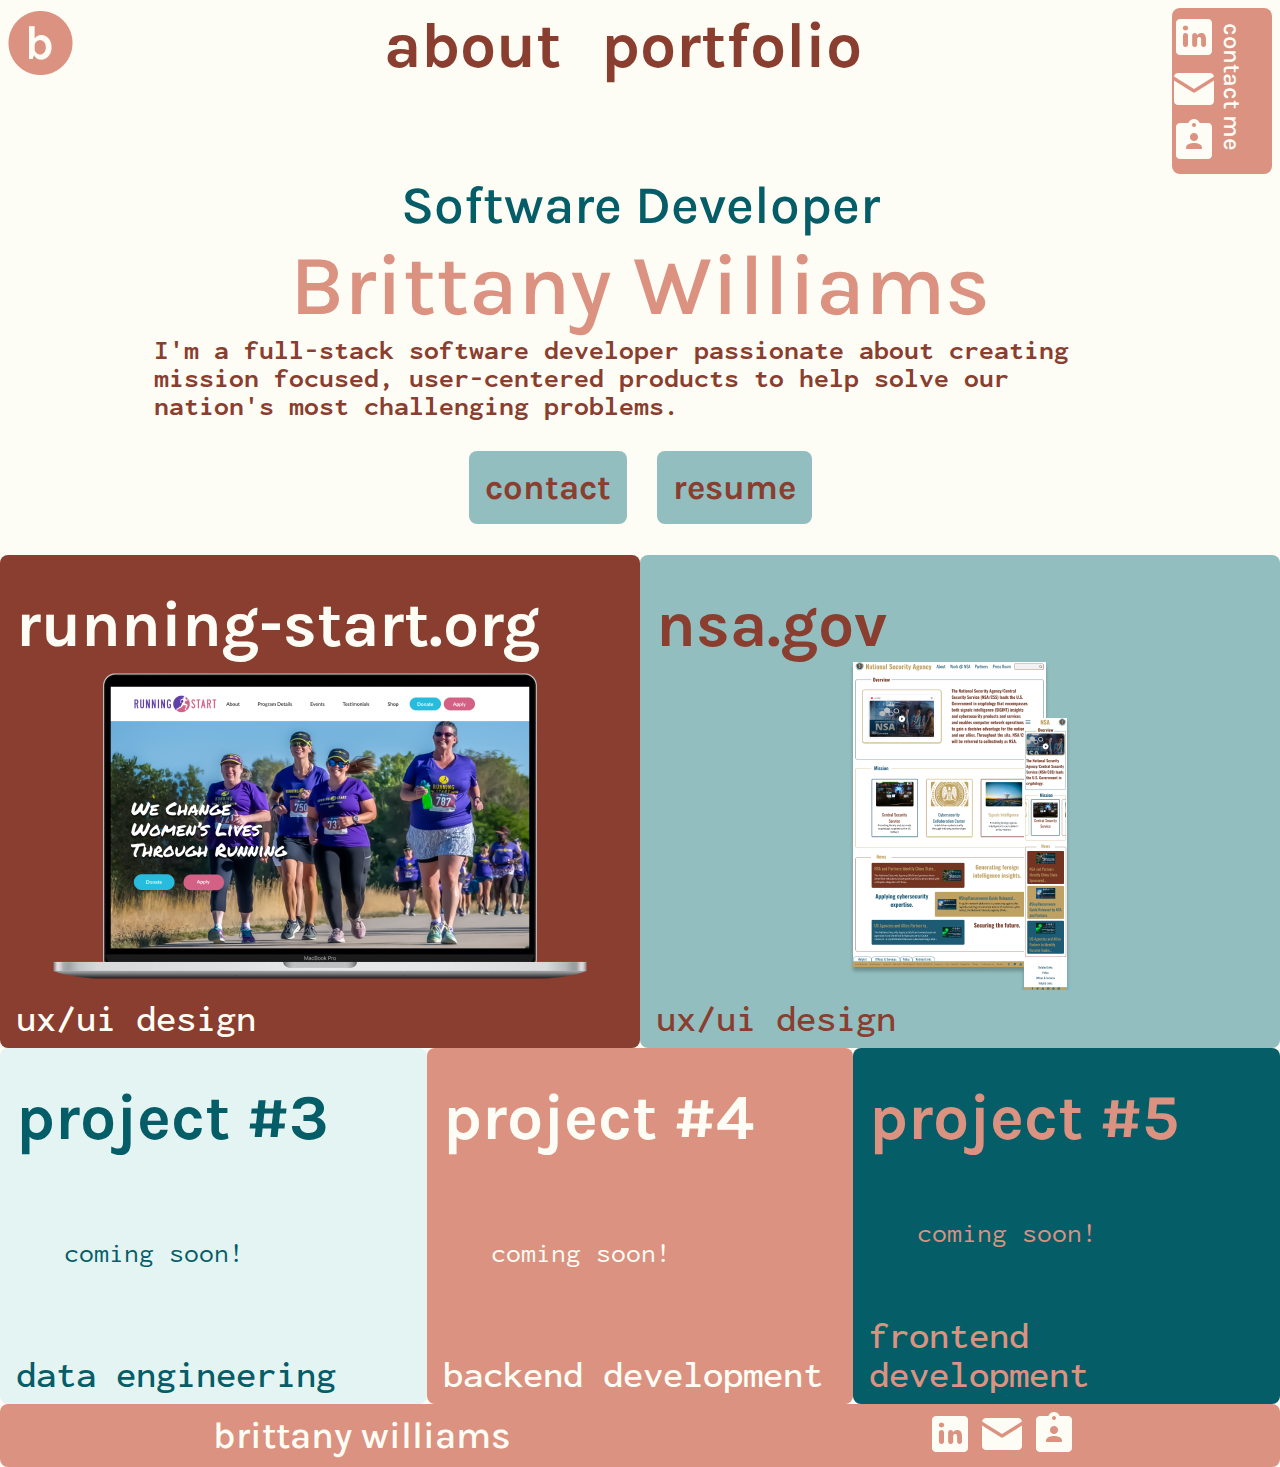
<file: index.html>
<!DOCTYPE HTML>

<head>
  <title>Brittany Williams</title>
  <link rel="icon" type="image/png" href="images/logo.png">
  <link rel="stylesheet" type="text/css" href="css/style.css">
  <link rel="stylesheet" href="https://fonts.googleapis.com/css?family=Karla">
  <link rel="stylesheet" href="https://fonts.googleapis.com/css?family=Inconsolata">
  <meta name="viewport" content="width=device-width, initial-scale=1, minimum-scale=1" />


</head>

<body class="eggshell">
  <nav>
    <a href="#"><img class="logo" src="images/logo.png" /></a>
    <div id="menu">
      <h3 class="menuItem"><a class="brickText" href="about.html">about</a></h3>
      <h3 class="menuItem"><a class="brickText" href="#">portfolio</a></h3>
    </div>
    <div id="socials" class="salmon">
      <div class="column">
        <a href="https://www.linkedin.com/in/brittany-opal-williams/" target="_blank" rel="noopener noreferrer"><img
            src="images/LinkedIn.png" /></a>
        <a href="mailto:brittany.o.williams@gmail.com"><img src="images/Email.png" /></a>
        <a href="https://docs.google.com/document/d/1N_gZZdpuDyimr1k2vZnnKo65q3rNtXK2901FrRV--wQ/edit?usp=sharing"
          target="_blank" rel="noopener noreferrer"><img src="images/CV.png" /></a>
      </div>
      <div id="contact">
        <h6 class="contactMe">contact me</h6>
      </div>
    </div>
  </nav>

  <section id="intro">
    <h4 class="tealText">Software Developer</h4>
    <h2 class="salmonText">Brittany Williams</h2>
    <div id="summary">
        <h3 class="brickText body">I'm a full-stack software developer passionate about creating mission focused, user-centered products to help solve our nation's most challenging problems.</h3>
    </div>
    <div id="buttons">
      <a id="contactButton" class="lightteal brickText buttonLabel" href="mailto:brittany.o.williams@gmail.com">contact</a>
      <a id="resume" class="brickText buttonLabel lightteal" href="https://docs.google.com/document/d/1N_gZZdpuDyimr1k2vZnnKo65q3rNtXK2901FrRV--wQ/edit?usp=sharing" target="_blank" rel="noopener noreferrer">resume</a>
    </div>
  </section>

  <section id="ux_projects">
    <div id="running-start" class="brick">
      <h3 class="eggshellText">running-start.org</h3>
      <div><a href="case_studies/running-start.html"><img src="images/Homepage mockup 1.png"/></a></div>
      <h4 class="sub eggshellText">ux/ui design</h4>
    </div>

    <div id="nsa" class="lightteal">
      <h3 class="brickText">nsa.gov</h3>
      <div><img src="images/Group 1.png"/></div>
      <h4 class="sub brickText">ux/ui design</h4>
    </div>

  </section>

  <section id="dev_projects">
    <div id="p3" class="greyblue tealText">
      <h3>project #3</h3>
      <p class="body">coming soon!</p>
      <h4 class="sub">data engineering</h4>
    </div>
    <div id="p4" class="salmon eggshellText">
      <h3>project #4</h3>
      <p class="body">coming soon!</p>
      <h4 class="sub">backend development</h4>
    </div>
    <div id="p5" class="teal salmonText">
      <h3>project #5</h3>
      <p class="body">coming soon!</p>
      <h4 class="sub">frontend development</h4>
    </div>

  </section>

  <footer class="salmon">
    <h6 class="eggshellText">brittany williams</h6>
    <div>
      <a href="https://www.linkedin.com/in/brittany-opal-williams/" target="_blank" rel="noopener noreferrer"><img
          src="images/LinkedIn.png" /></a>
      <a href="mailto:brittany.o.williams@gmail.com"><img src="images/Email.png" /></a>
      <a href="https://docs.google.com/document/d/1N_gZZdpuDyimr1k2vZnnKo65q3rNtXK2901FrRV--wQ/edit?usp=sharing"
        target="_blank" rel="noopener noreferrer"><img src="images/CV.png" /></a>
    </div>
  </footer>
</body>

</html>
</file>
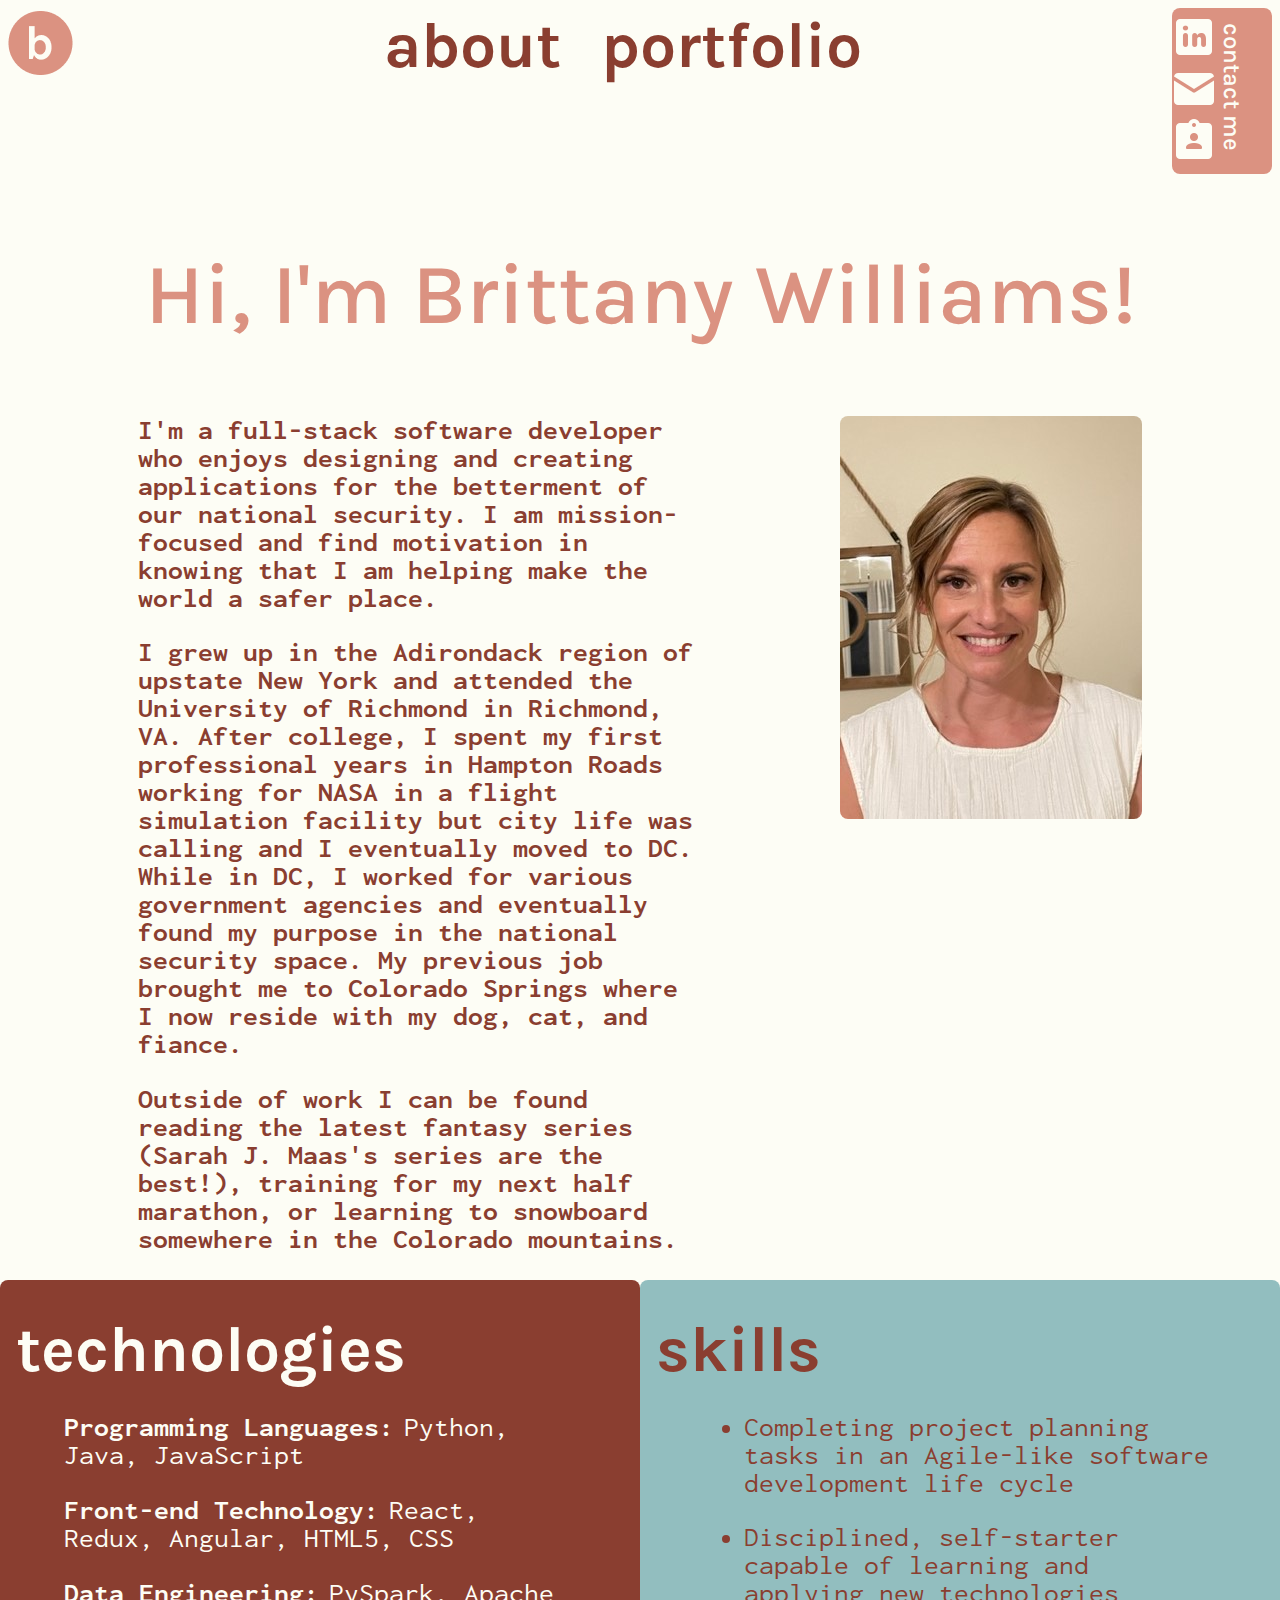
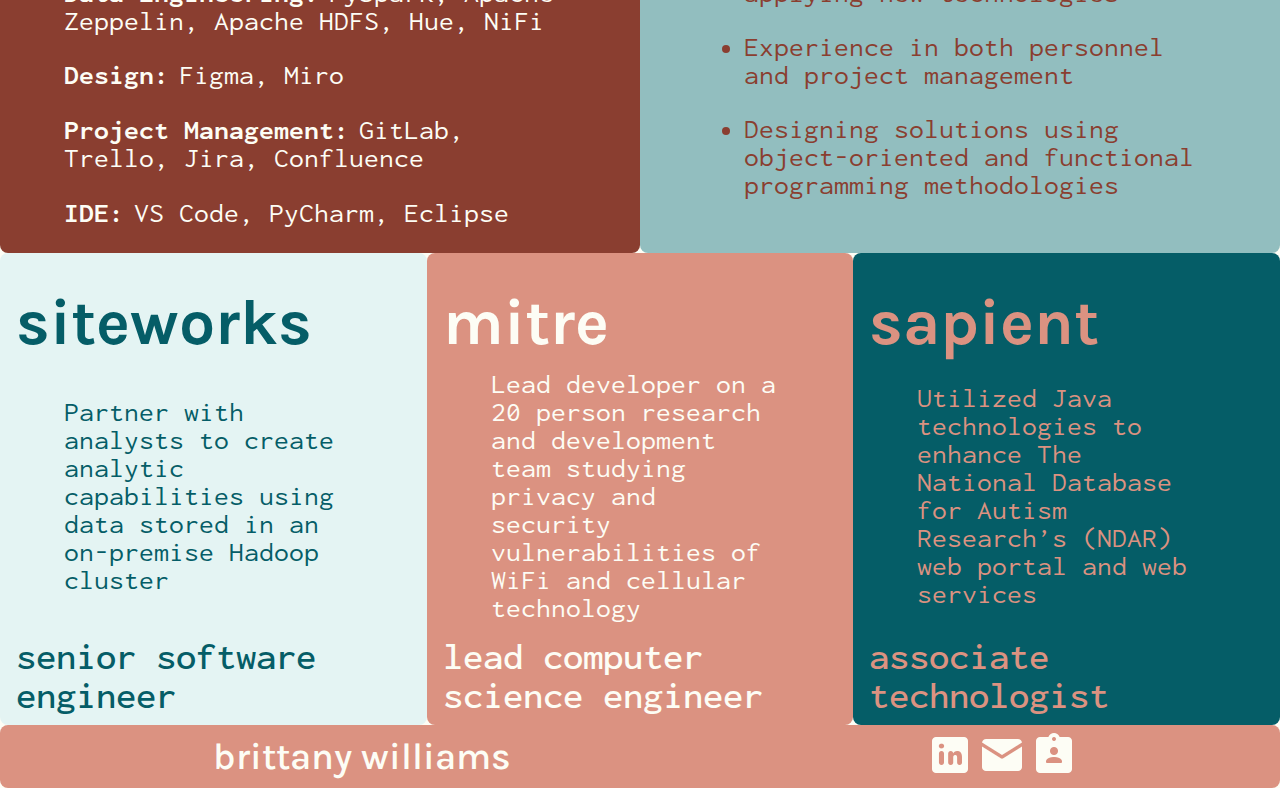
<file: about.html>
<!DOCTYPE HTML>

<head>
  <title>Brittany Williams</title>
  <link rel="icon" type="image/png" href="images/logo.png">
  <link rel="stylesheet" type="text/css" href="css/style.css">
  <link rel="stylesheet" href="https://fonts.googleapis.com/css?family=Karla">
  <link rel="stylesheet" href="https://fonts.googleapis.com/css?family=Inconsolata">
  <meta name="viewport" content="width=device-width, initial-scale=1, minimum-scale=1" />

</head>

<body class="eggshell">
  <nav>
    <a href="index.html"><img class="logo" src="images/logo.png" /></a>
    <div id="menu">
      <h3 class="menuItem"><a class="brickText" href="#">about</a></h3>
      <h3 class="menuItem"><a class="brickText" href="#">portfolio</a></h3>
    </div>
    <div id="socials" class="salmon">
      <div class="column">
        <a href="https://www.linkedin.com/in/brittany-opal-williams/" target="_blank" rel="noopener noreferrer"><img
            src="images/LinkedIn.png" /></a>
        <a href="mailto:brittany.o.williams@gmail.com"><img src="images/Email.png" /></a>
        <a href="https://docs.google.com/document/d/1N_gZZdpuDyimr1k2vZnnKo65q3rNtXK2901FrRV--wQ/edit?usp=sharing"
          target="_blank" rel="noopener noreferrer"><img src="images/CV.png" /></a>
      </div>
      <div id="contact">
        <h6 class="contactMe">contact me</h6>
      </div>
    </div>
  </nav>

  <section id="bio">
    <h2 class="salmonText">Hi, I'm Brittany Williams!</h2>
    <div id="aboutme">
      <div>
        <h3 class="brickText body">I'm a full-stack software developer who enjoys designing and creating applications for
          the betterment of our national security. I am mission-focused and find motivation in knowing that I am helping
          make the world a safer place.</h3>
        <h3 class="brickText body">I grew up in the Adirondack region of upstate New York and attended the University of
          Richmond in Richmond, VA. After college, I spent my first professional years in Hampton Roads working for NASA in a flight simulation facility but city life was calling and I eventually moved to DC. While in DC, I worked for various government agencies and eventually found my
          purpose in the national security space. My previous job brought me to Colorado Springs where I now reside with
          my dog, cat, and fiance.</h3>
        <h3 class="brickText body">Outside of work I can be found reading the latest fantasy series (Sarah J. Maas's
          series are the best!),
          training for my next half marathon, or learning to snowboard somewhere in the Colorado mountains.</h3>
      </div>
      <img id="photo" src="images/photo.jpg" />
    </div>
  </section>

  <section id="skills">
    <div id="tech" class="brick">
      <h3 class="eggshellText">technologies</h3>
      <div>
        <p class="body eggshellText"><span class="label">Programming Languages:</span>Python, Java, JavaScript</p>
        <p class="body eggshellText"><span class="label">Front-end Technology:</span>React, Redux, Angular, HTML5, CSS</p>
        <p class="body eggshellText"><span class="label">Data Engineering:</span>PySpark, Apache Zeppelin, Apache HDFS, Hue, NiFi</p>
        <p class="body eggshellText"><span class="label">Design:</span>Figma, Miro</p>
        <p class="body eggshellText"><span class="label">Project Management:</span>GitLab, Trello, Jira, Confluence</p>
        <p class="body eggshellText"><span class="label">IDE:</span>VS Code, PyCharm, Eclipse</p>
      </div>
    </div>

    <div id="softskills" class="lightteal">
      <h3 class="brickText">skills</h3>
      <ul>
        <li class="body brickText">Completing project planning tasks in an Agile-like software development life cycle
        </li>
        <li class="body brickText">Disciplined, self-starter capable of learning and applying new technologies</li>
        <li class="body brickText">Experience in both personnel and project management</li>
        <li class="body brickText">Designing solutions using object-oriented and functional programming methodologies
        </li>
      </ul>
    </div>

  </section>

  <section id="jobs">
    <div id="siteworks" class="greyblue tealText">
      <h3>siteworks</h3>
      <p class="body">Partner with analysts to create analytic capabilities using data stored in an on-premise Hadoop
        cluster</p>
      <h4 class="sub">senior software engineer</h4>
    </div>
    <div id="mitre" class="salmon eggshellText">
      <h3>mitre</h3>
      <p class="body">Lead developer on a 20 person research and development team studying privacy and security
        vulnerabilities of
        WiFi and cellular technology</p>
      <h4 class="sub">lead computer science engineer</h4>
    </div>
    <div id="sapient" class="teal salmonText">
      <h3>sapient</h3>
      <p class="body">Utilized Java technologies to enhance The National Database for Autism Research’s (NDAR) web
        portal and web
        services</p>
      <h4 class="sub">associate technologist</h4>
    </div>

  </section>

  <footer class="salmon">
    <h6 class="eggshellText">brittany williams</h6>
    <div>
      <a href="https://www.linkedin.com/in/brittany-opal-williams/" target="_blank" rel="noopener noreferrer"><img
          src="images/LinkedIn.png" /></a>
      <a href="mailto:brittany.o.williams@gmail.com"><img src="images/Email.png" /></a>
      <a href="https://docs.google.com/document/d/1N_gZZdpuDyimr1k2vZnnKo65q3rNtXK2901FrRV--wQ/edit?usp=sharing"
        target="_blank" rel="noopener noreferrer"><img src="images/CV.png" /></a>
    </div>
  </footer>
</body>

</html>
</file>
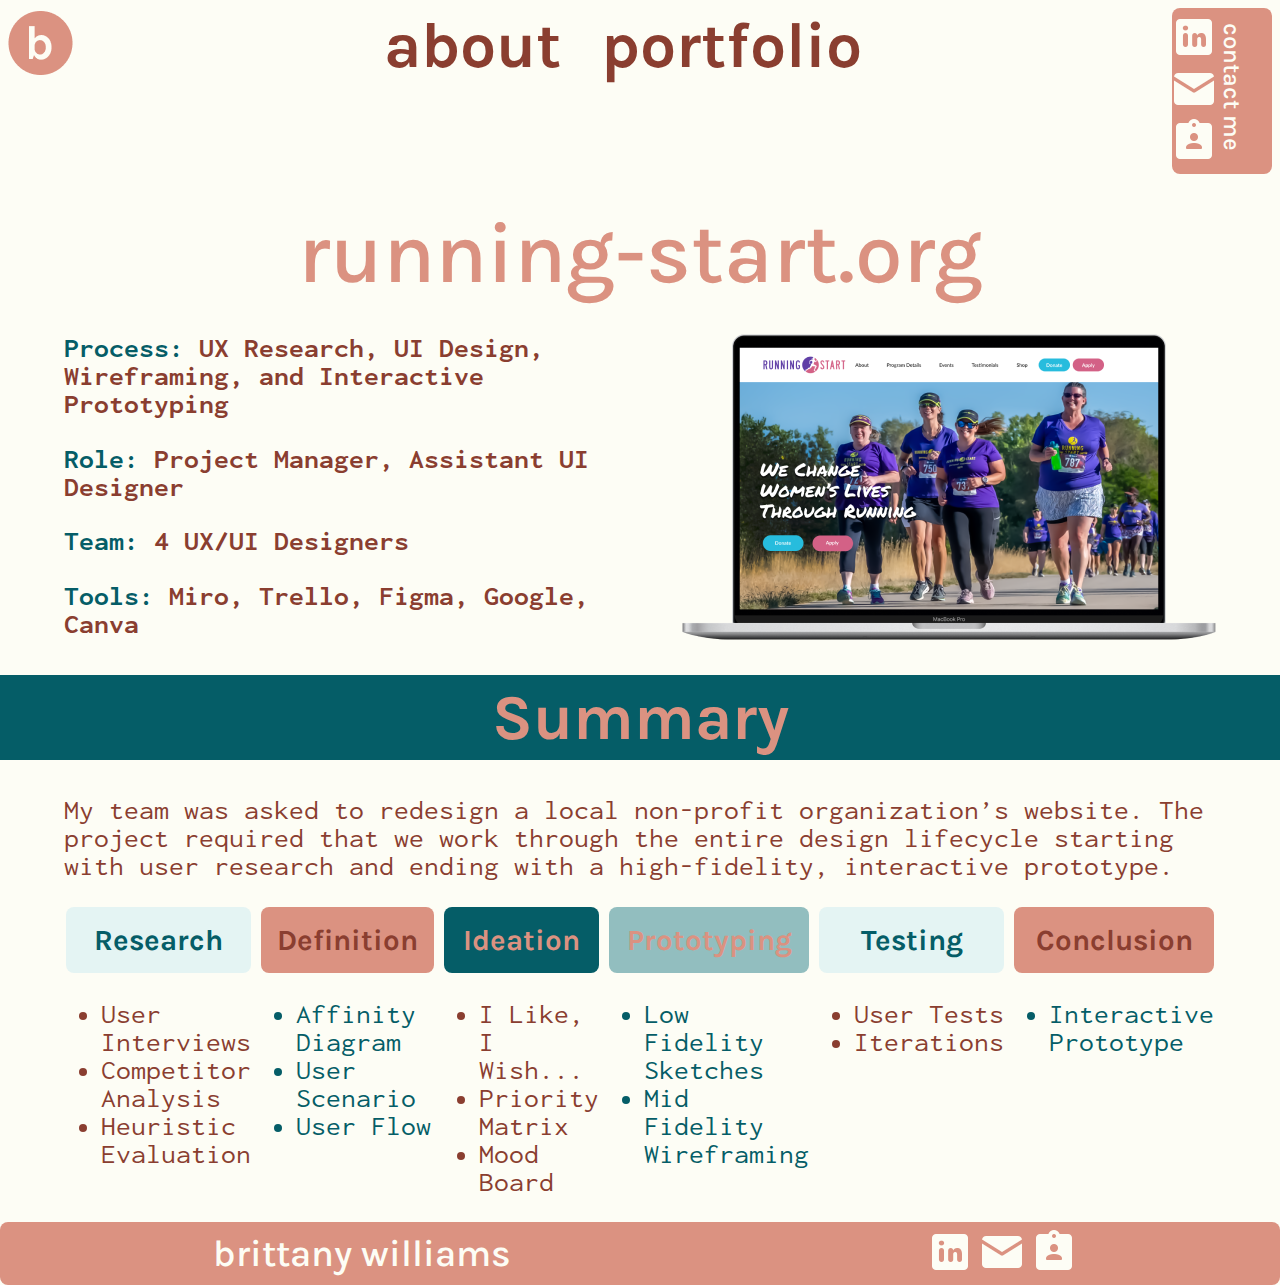
<file: case_studies/running-start.html>
<!DOCTYPE HTML>

<head>
  <title>Brittany Williams</title>
  <link rel="icon" type="image/png" href="images/logo.png">
  <link rel="stylesheet" type="text/css" href="../css/style.css">
  <link rel="stylesheet" href="https://fonts.googleapis.com/css?family=Karla">
  <link rel="stylesheet" href="https://fonts.googleapis.com/css?family=Inconsolata">
  <meta name="viewport" content="width=device-width, initial-scale=1, minimum-scale=1" />


</head>

<body class="eggshell">
  <nav>
    <a href="../index.html"><img class="logo" src="../images/logo.png" /></a>
    <div id="menu">
      <h3 class="menuItem"><a class="brickText" href="../about.html">about</a></h3>
      <h3 class="menuItem"><a class="brickText" href="#">portfolio</a></h3>
    </div>
    <div id="socials" class="salmon">
      <div class="column">
        <a href="https://www.linkedin.com/in/brittany-opal-williams/" target="_blank" rel="noopener noreferrer"><img
            src="../images/LinkedIn.png" /></a>
        <a href="mailto:brittany.o.williams@gmail.com"><img src="../images/Email.png" /></a>
        <a href="https://docs.google.com/document/d/1N_gZZdpuDyimr1k2vZnnKo65q3rNtXK2901FrRV--wQ/edit?usp=sharing"
          target="_blank" rel="noopener noreferrer"><img src="../images/CV.png" /></a>
      </div>
      <div id="contact">
        <h6 class="contactMe">contact me</h6>
      </div>
    </div>
  </nav>

  <section class="cs-section">
    <h2 class="salmonText">running-start.org</h2>
    <div class="description">
      <div>
        <h3 class="brickText body"><span class="tealText">Process: </span> UX Research, UI Design, Wireframing, and Interactive Prototyping</h3>
        <h3 class="brickText body"><span class="tealText">Role: </span> Project Manager, Assistant UI Designer</h3>
        <h3 class="brickText body"><span class="tealText">Team: </span> 4 UX/UI Designers</h3>
        <h3 class="brickText body"><span class="tealText">Tools: </span> Miro, Trello, Figma, Google, Canva</h3>
      </div>
      <img class="cs-intro-photo" src="../images/Homepage mockup 1.png" />
    </div>
  </section>
  <h3 class="teal salmonText divider">Summary</h3>
  <section class="cs-section">
    <p class="body brickText">My team was asked to redesign a local non-profit organization’s website.  The project required that we work through the entire design lifecycle starting with user research and ending with a high-fidelity, interactive prototype.</p>
    <div class="summary">
        <div>
            <h6 class="greyblue tealText">Research</h6>
            <ul class="body brickText">
                <li>User Interviews</li>
                <li>Competitor Analysis</li>
                <li>Heuristic Evaluation</li>
            </ul>
        </div>
        <div>
            <h6 class="salmon brickText">Definition</h6>
            <ul class="body tealText">
                <li>Affinity Diagram</li>
                <li>User Scenario</li>
                <li>User Flow</li>
            </ul>
        </div>
        <div>
            <h6 class="teal salmonText">Ideation</h6>
            <ul class="body brickText">
                <li>I Like, I Wish...</li>
                <li>Priority Matrix</li>
                <li>Mood Board</li>
            </ul>
        </div>
        <div>
            <h6 class="lightteal salmonText">Prototyping</h6>
            <ul class="body tealText">
                <li>Low Fidelity Sketches</li>
                <li>Mid Fidelity Wireframing</li>
            </ul>
        </div>
        <div>
            <h6 class="greyblue tealText">Testing</h6>
            <ul class="body brickText">
                <li>User Tests</li>
                <li>Iterations</li>
            </ul>
        </div>
        <div>
            <h6 class="salmon brickText">Conclusion</h6>
            <ul class="body tealText">
                <li>Interactive Prototype</li>
            </ul>
        </div>
    </div>
</section>

  <footer class="salmon">
    <h6 class="eggshellText">brittany williams</h6>
    <div>
      <a href="https://www.linkedin.com/in/brittany-opal-williams/" target="_blank" rel="noopener noreferrer"><img
          src="../images/LinkedIn.png" /></a>
      <a href="mailto:brittany.o.williams@gmail.com"><img src="../images/Email.png" /></a>
      <a href="https://docs.google.com/document/d/1N_gZZdpuDyimr1k2vZnnKo65q3rNtXK2901FrRV--wQ/edit?usp=sharing"
        target="_blank" rel="noopener noreferrer"><img src="../images/CV.png" /></a>
    </div>
  </footer>
</body>

</html>
</file>
<file: css/style.css>
/* Colors */
.eggshell {
    background-color: #FDFDF5;
    
}

.eggshellText{
    color: #FDFDF5
}

.brick {
    background-color: #8A3E30;
}

.brickText {
    color: #8A3E30;
}

.salmon {
    background-color: #db9281;
}

.salmonText {
    color: #db9281;
}


.greyblue {
    background-color: #e4f4f3;
}

.greyblueText{
    color: #e4f4f3;
}

.lightteal {
    background-color: #92bebf;
}

.lighttealText{
    color: #92bebf;
}

.teal {
    background-color: #055d67;
}

.tealText{
    color: #055d67;
}
/* Typography */
h1 {
    font-family: Karla, sans-serif;
    font-size: 84pt;
    font-weight: bold;
}

h2 {
    font-family: Karla, sans-serif;
    font-size: 64pt;
    font-weight: 550;
}

h2.sub {
    font-family: Inconsolata, Courier, monospace;
    font-size: 48pt;
    font-weight: 550;
    font-stretch: semi-expanded;
}

h3 {
    font-family: Karla, sans-serif;
    font-size: 48pt;
    font-weight: bold;
}

h3.sub {
    font-family: Inconsolata, Courier, monospace;
    font-size: 36pt;
    font-weight: 550;
    font-stretch: semi-expanded;
}

h4 {
    font-family: Karla, sans-serif;
    font-size: 40pt;
    font-weight: 550;
}

h4.sub{
    font-family: Inconsolata, Courier, monospace;
    font-size: 28pt;
    font-weight: 550;
    font-stretch: semi-expanded;
}
h5 {
    font-family: Karla, sans-serif;
    font-size: 36pt;
}

h6 {
    font-family: Karla, sans-serif;
    font-size: 28pt;
    font-weight: 550;
}


.buttonLabel {
    font-family: Karla, sans-serif;
    font-size:26pt;
    font-weight: bold;
}

.body {
    font-family: Inconsolata;
    font-stretch: semi-expanded;
    font-size: 20pt;
}
/* Whole Document Styles */
body{
    margin: 8px 0px 0px 0px;

}
/* Nav Styles */
nav{
    display: flex;
    align-items: flex-start;
    justify-content: space-between;
    margin: 0px 8px;
}

#menu{
    display: flex;
}

.menuItem{
    margin: 0px 20px;
}
a.brickText{
    text-decoration: none;
    color:#8A3E30
}

.logo{
    object-fit: scale-down;
}

#socials{
    display:flex;
    width: 100px;
    justify-content: center;
    border-radius: 8px;
    padding: 5px 0px;
}

.column{
    display:flex;
    flex-direction: column;
}
#contact{
    padding: 10px 0px;
}
.contactMe{
    color:#FDFDF5;
    writing-mode: vertical-rl;
    margin: 0px;
    font-size: 24px;
}

/* Intro */
#intro{
    display: flex;
    flex-direction: column;
    align-items: center;
}

#intro > h2, #intro > h4 {
    margin: 0px;
}

#summary{
    margin: 0px 12%;
}

#summary > h3{
    margin: 0px;
}

#buttons{
    display: flex;
    margin: 16px;
    justify-content: space-evenly;
}

#buttons > a{
    border-radius: 8px;
    padding: 16px;
    margin: 15px;
}
/* Content--Bio */
#bio{
    display: flex;
    flex-direction: column;
    align-items: center;
    padding: 0px 138px;
}

#photo{
    object-fit: scale-down;
    margin-left: 138px;
    border-radius: 8px;
}

#aboutme{
    display: flex;
    align-items: flex-start;
}

#aboutme > div > h3:first-child{
    margin-top: 0px;
}

/* Skills Section */
#skills, #ux_projects{
    display: flex;
}

#ux_projects > div{
    display: flex;
    flex-direction: column;
    justify-content: space-between;
    border-radius: 8px;
}

/* #ux_projects > div > img{
    object-fit: scale-down;
} */

#tech, #running-start{
    width: 50%;
    border-radius: 8px;
}

#softskills, #nsa{
    width: 50%;
    border-radius: 8px;
}

#skills > div > h3, #jobs > div > h3, #running-start > h3, #nsa > h3, #dev_projects > div > h3{
    margin-top: 32px;
    margin-left: 16px;
    margin-bottom: 0px;
}

#tech > div{
    margin: 0px 64px;
}

#softskills > ul{
    margin-top: 0px;
    margin-bottom: 20px;
    margin-left: 64px;
    margin-right: 64px;
}

#running-start > div, #nsa > div{
    margin:auto;
}

#softskills > ul > li{
    padding-top: 26px;
}

.label{
    font-weight: bold;
    padding-right: 10px;
}

/* Jobs Section */
#jobs, #dev_projects{
    display:grid;
    grid-auto-flow: column;
    grid-auto-columns: 1fr;
}

#jobs > div > p{
    margin: 10px 64px;
}

#dev_projects > div > p{
    margin: 64px 64px;
}

#jobs > div, #dev_projects > div{
    display:flex;
    flex-direction: column;
    justify-content: space-between;
    border-radius: 8px;
}

#jobs > div > h4, #dev_projects > div > h4, #ux_projects > div > h4{
    margin: 5px 16px;
    padding-bottom: 5px;
}

/* Footer */

footer{
    display: flex;
    justify-content: space-around;
    align-items: center;
    border-radius: 8px;
}

footer > h6{
    margin: 10px;
}

/* Case Study Styles */
.cs-intro-photo{
    object-fit: scale-down;
    border-radius: 8px;
    margin-left: 20px;
    width: 50%;

}
.cs-section{
    display: flex;
    flex-direction: column;
    align-items: center;
    padding: 0px 64px;
}
.cs-section > h2{
    margin: 30px 0px;
}
.description{
    display: flex;
    align-items: flex-start;
}
.description > div > h3:first-child{
    margin-top: 0px;
}
.divider{
    margin: 10px 0px;
    padding: 5px 0px;
    text-align: center;
}
.summary{
    display: grid;
    grid-template-columns: 1fr 1fr 1fr 1fr 1fr 1fr;
}
.summary > div{
    display: flex;
    flex-direction: column;
}
.summary > div > h6{
    margin: 0px 5px;
    font-weight: bold;
    font-size: 22pt;
    padding: 16px;
    border-radius: 8px;
    text-align: center;
}

.summary > div > ul{
    padding-right: 5px;
}
/* Responsive Web Design Media Queries */
@media screen and (max-width: 600px){
    #menu {
        display: flex;
        flex-direction: column;
        align-items: center;
    }

    #aboutme{
        flex-direction: column;
        align-items: center;
    }

    #bio > h2 {
        margin: 20px 0px;
    }
    #bio{
        padding: 0px 64px;
    }
    #photo{
        margin-left: 0px;
        margin-bottom: 20px;
    }
    #skills, #ux_projects{
        flex-direction: column;
    }
    #tech, #softskills, #running-start, #nsa{
        width:100%
    }
    #jobs, #dev_projects{
        grid-auto-flow: unset;
    }
    #intro > h2{
        text-align: center;
    }
    #intro{
        margin-top: 20px;
    }
    .description{
        flex-direction: column-reverse;
        align-items: center;
    }
    .cs-intro-photo{
        margin-left: 0px;
        margin-bottom: 30px;
    }
    .cs-section > h2{
        text-align: center;
    }
    .summary{
        grid-template-columns: 1fr 1fr;
    }
    
}
</file>
